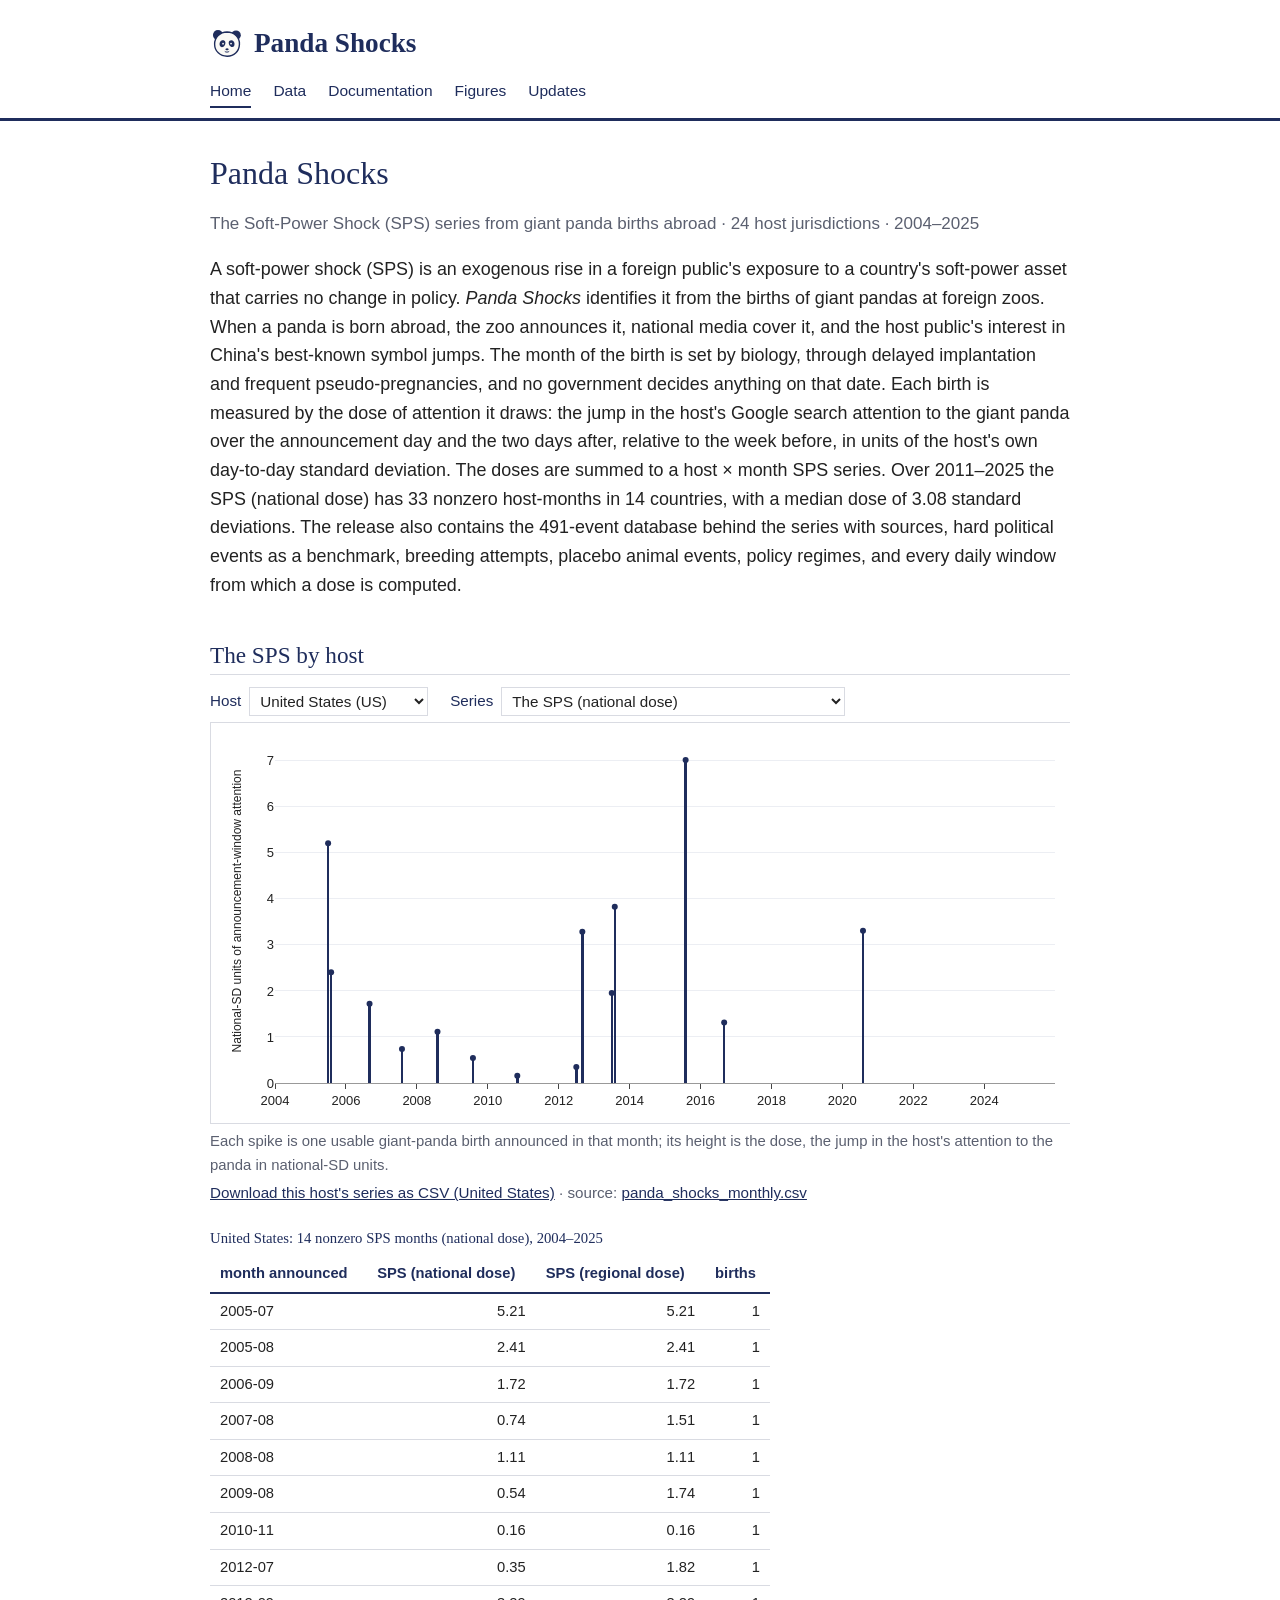
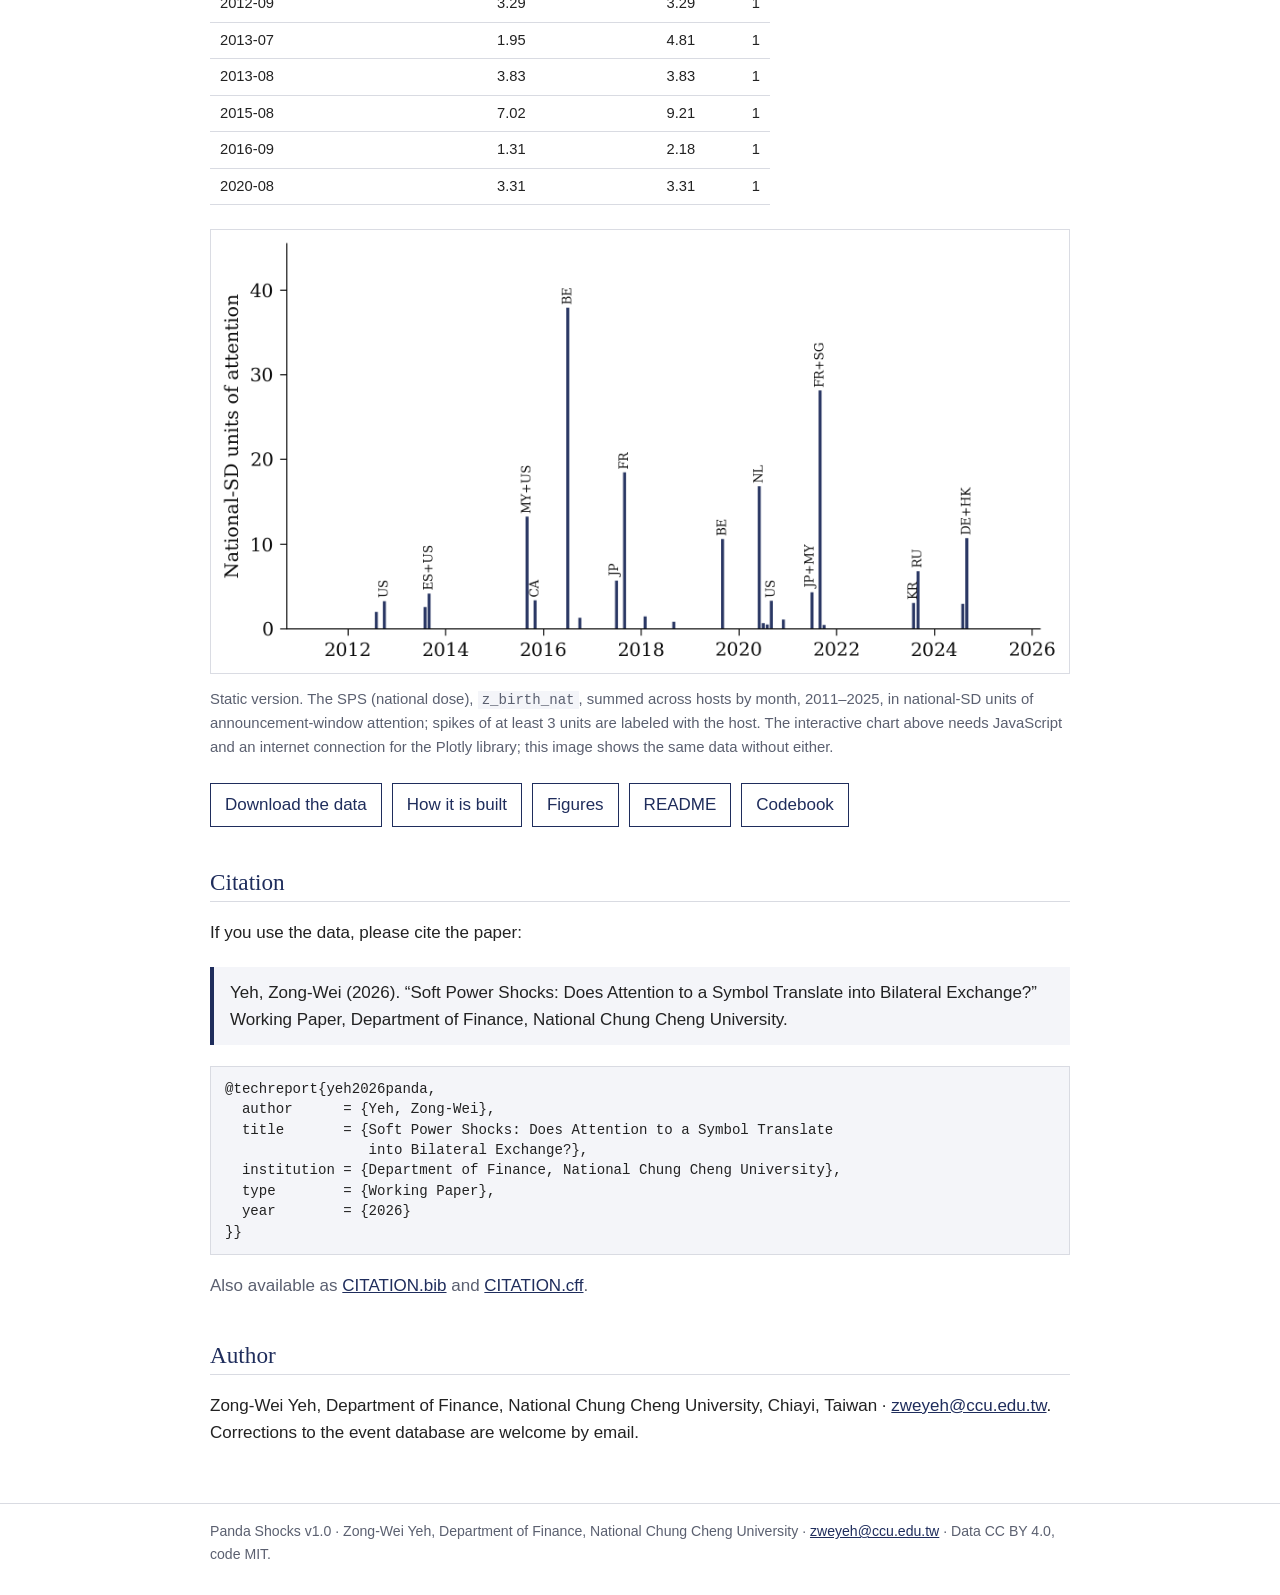
<file: index.html>
<!DOCTYPE html>
<html lang="en">
<head>
<meta charset="utf-8">
<meta name="viewport" content="width=device-width, initial-scale=1">
<title>Panda Shocks</title>
<meta name="description" content="Panda Shocks: the soft-power shock (SPS) series from giant-panda births abroad, 24 host jurisdictions, 2004-2025. Data by Zong-Wei Yeh, National Chung Cheng University.">
<link rel="icon" type="image/svg+xml" href="favicon.svg">
<link rel="stylesheet" href="style.css">
<script src="https://cdn.plot.ly/plotly-2.35.2.min.js" charset="utf-8"></script>
<script src="series/sps_series.js"></script>
</head>
<body>
<header class="site"><div class="wrap">
<a class="brand" href="index.html"><img src="favicon.svg" alt="">Panda Shocks</a>
<nav class="main">
<a href="index.html" class="on">Home</a>
<a href="data.html">Data</a>
<a href="documentation.html">Documentation</a>
<a href="figures.html">Figures</a>
<a href="updates.html">Updates</a>
</nav>
</div></header>
<main><div class="wrap">
<h1>Panda Shocks</h1>
<p class="sub">The Soft-Power Shock (SPS) series from giant panda births abroad &middot; 24 host jurisdictions &middot; 2004&ndash;2025</p>

<p class="lead">A soft-power shock (SPS) is an exogenous rise in a foreign public's exposure to a
country's soft-power asset that carries no change in policy. <em>Panda Shocks</em> identifies it from the
births of giant pandas at foreign zoos. When a panda is born abroad, the zoo announces it, national media
cover it, and the host public's interest in China's best-known symbol jumps. The month of the birth is set
by biology, through delayed implantation and frequent pseudo-pregnancies, and no government decides
anything on that date. Each birth is measured by the dose of attention it draws: the jump in the host's
Google search attention to the giant panda over the announcement day and the two days after, relative to
the week before, in units of the host's own day-to-day standard deviation. The doses are summed to a
host &times; month SPS series. Over 2011&ndash;2025 the SPS (national dose) has 33 nonzero host-months in
14 countries, with a median dose of 3.08 standard deviations. The release also contains the 491-event
database behind the series with sources, hard political events as a benchmark, breeding attempts, placebo
animal events, policy regimes, and every daily window from which a dose is computed.</p>

<h2>The SPS by host</h2>
<div class="chart-controls" id="sps-controls" hidden>
<label>Host
<select id="sps-host"></select></label>
<label>Series
<select id="sps-series">
<option value="z_birth_nat" selected>The SPS (national dose)</option>
<option value="z_birth_reg">The SPS (regional dose)</option>
<option value="z_birth_count">The SPS (count)</option>
<option value="z_birth_cap90">The SPS (capped dose)</option>
<option value="z_death">Deaths (z_death)</option>
<option value="z_hard">Hard political events (z_hard)</option>
<option value="A_panda">Attention to the panda (monthly Google index)</option>
</select></label>
</div>
<div id="sps-chart" class="chart" role="img" aria-label="Interactive chart of the soft-power shock series for the selected host, 2004 to 2025"></div>
<p class="chart-caption" id="sps-caption">Each spike is one usable giant-panda birth announced in that month; its height is the dose, the jump in the host's attention to the panda in national-SD units.</p>
<p class="chart-tools" id="sps-tools" hidden><a id="sps-download" href="#" download="sps_US.csv">Download this host's series as CSV</a>
<span class="sub">&middot; source: <a href="data/panda_shocks_monthly.csv">panda_shocks_monthly.csv</a></span></p>
<div id="sps-table-wrap" class="table-scroll" hidden>
<table id="sps-table">
<caption id="sps-table-caption">Nonzero SPS months</caption>
<thead><tr><th>month announced</th><th>SPS (national dose)</th><th>SPS (regional dose)</th><th>births</th></tr></thead>
<tbody></tbody>
</table>
</div>

<figure class="fallback">
<img src="figures/fig2_instrument_series.png" alt="Bar chart of the SPS (national dose) summed across hosts by month, 2011 to 2025, with spikes labeled by host">
<figcaption><span id="sps-fallback-note">Static version.</span> The SPS (national dose), <code>z_birth_nat</code>, summed across
hosts by month, 2011&ndash;2025, in national-SD units of announcement-window attention; spikes of at least
3 units are labeled with the host. The interactive chart above needs JavaScript and an internet connection
for the Plotly library; this image shows the same data without either.</figcaption>
</figure>
<noscript><p class="box">JavaScript is off, so the interactive chart is not shown. The static figure above
shows the summed series, and every host's series is in
<a href="data/panda_shocks_monthly.csv">panda_shocks_monthly.csv</a>.</p></noscript>

<ul class="links">
<li><a href="data.html">Download the data</a></li>
<li><a href="documentation.html">How it is built</a></li>
<li><a href="figures.html">Figures</a></li>
<li><a href="README.md">README</a></li>
<li><a href="documentation/CODEBOOK.md">Codebook</a></li>
</ul>

<h2>Citation</h2>
<p>If you use the data, please cite the paper:</p>
<div class="box">
Yeh, Zong-Wei (2026). &ldquo;Soft Power Shocks: Does Attention to a Symbol Translate into Bilateral
Exchange?&rdquo; Working Paper, Department of Finance, National Chung Cheng University.
</div>
<pre>@techreport{yeh2026panda,
  author      = {Yeh, Zong-Wei},
  title       = {Soft Power Shocks: Does Attention to a Symbol Translate
                 into Bilateral Exchange?},
  institution = {Department of Finance, National Chung Cheng University},
  type        = {Working Paper},
  year        = {2026}
}}</pre>
<p class="sub">Also available as <a href="CITATION.bib">CITATION.bib</a> and <a href="CITATION.cff">CITATION.cff</a>.</p>

<h2>Author</h2>
<p>Zong-Wei Yeh, Department of Finance, National Chung Cheng University, Chiayi, Taiwan &middot;
<a href="mailto:zweyeh@ccu.edu.tw">zweyeh@ccu.edu.tw</a>. Corrections to the event database are welcome by email.</p>
</div></main>
<footer class="site"><div class="wrap">
Panda Shocks v1.0 &middot; Zong-Wei Yeh, Department of Finance, National Chung Cheng University &middot;
<a href="mailto:zweyeh@ccu.edu.tw">zweyeh@ccu.edu.tw</a> &middot; Data CC BY 4.0, code MIT.
</div></footer>
<script>
(function () {
  "use strict";
  var D = window.SPS_SERIES, chart = document.getElementById("sps-chart");
  var note = document.getElementById("sps-fallback-note");
  if (!D || !window.Plotly) {
    chart.style.display = "none";
    if (note) { note.textContent = "The interactive chart could not be loaded (the Plotly library or the series file is unavailable); static version:"; }
    return;
  }
  var NAVY = "#1f2d5c", GRAY = "#8a8f9c";
  var SER = {
    z_birth_nat:   { name: "The SPS (national dose)", y: "National-SD units of announcement-window attention",
                     cap: "Each spike is one usable giant-panda birth announced in that month; its height is the dose, the jump in the host's attention to the panda in national-SD units." },
    z_birth_reg:   { name: "The SPS (regional dose)", y: "SD units of announcement-window attention (regional where usable)",
                     cap: "Each spike is one usable birth; its height is the dose measured on the zoo's regional series where usable, else the national one." },
    z_birth_count: { name: "The SPS (count)", y: "Number of usable births",
                     cap: "Each spike is one usable birth; every spike has height 1 (no dose)." },
    z_birth_cap90: { name: "The SPS (capped dose)", y: "National-SD units of announcement-window attention",
                     cap: "Each spike is one usable birth; its height is the national dose capped at 15.70, the 90th percentile of nonzero doses in 2011–2025." },
    z_death:       { name: "Deaths (z_death)", y: "SD units of announcement-window attention (negative)",
                     cap: "Each spike is a usable panda death announced in that month; its depth is minus the dose." },
    z_hard:        { name: "Hard political events (z_hard)", y: "China-topic SD units (signed)",
                     cap: "Signed intensity of hard political events: conflicts below zero, summits and deals above. These are chosen by governments and are not exogenous." },
    A_panda:       { name: "Attention to the panda (monthly Google index)", y: "Google Trends index (0\u2013100)",
                     cap: "Monthly Google Trends index for the giant panda topic in the host, scaled by Google to 100 at the host's own maximum; the SPS is built from the daily series around each birth, not from this index." }
  };
  var hostSel = document.getElementById("sps-host"), serSel = document.getElementById("sps-series");
  var dl = document.getElementById("sps-download");
  var x = D.months.map(function (m) { return m + "-01"; });
  D.hosts.forEach(function (h) {
    var o = document.createElement("option");
    o.value = h.code; o.textContent = h.name + " (" + h.code + ")";
    hostSel.appendChild(o);
  });
  var m = /host=([A-Z]{2})/.exec(location.hash + location.search);
  hostSel.value = (m && D.hosts.some(function (h) { return h.code === m[1]; })) ? m[1] : "US";
  ["sps-controls", "sps-tools", "sps-table-wrap"].forEach(function (id) { document.getElementById(id).hidden = false; });

  function host() { var c = hostSel.value; return D.hosts.filter(function (h) { return h.code === c; })[0]; }
  function fmt(v, k) { return v === null ? "" : (k === "z_birth_count" ? String(v) : v.toFixed(2)); }

  function draw() {
    var h = host(), k = serSel.value, s = SER[k], v = h[k];
    var nz = { x: [], y: [] };
    v.forEach(function (val, i) { if (val) { nz.x.push(x[i]); nz.y.push(val); } });
    var traces = (k === "A_panda") ? [
      { type: "scatter", mode: "lines", x: x, y: v, name: s.name, connectgaps: false,
        line: { color: NAVY, width: 1.4 },
        hovertemplate: "%{x|%Y-%m}: %{y:.0f}<extra>" + s.name + "</extra>" }
    ] : [
      { type: "bar", x: x, y: v, name: s.name, marker: { color: NAVY }, width: 1000 * 3600 * 24 * 25,
        hovertemplate: "%{x|%Y-%m}: %{y:.2f}<extra>" + s.name + "</extra>" },
      { type: "scatter", mode: "markers", x: nz.x, y: nz.y, marker: { color: NAVY, size: 6 },
        hoverinfo: "skip", showlegend: false }
    ];
    var layout = {
      margin: { l: 64, r: 16, t: 16, b: 40 }, height: chart.clientWidth < 500 ? 320 : 400,
      font: { family: "-apple-system, Segoe UI, Helvetica Neue, Arial, sans-serif", size: 13, color: "#222" },
      plot_bgcolor: "#fff", paper_bgcolor: "#fff", bargap: 0, hovermode: "closest",
      xaxis: { type: "date", range: ["2004-01-01", "2025-12-31"], dtick: "M24", tickformat: "%Y",
               showgrid: false, linecolor: "#999", ticks: "outside" },
      yaxis: { title: { text: s.y, font: { size: 12 } }, zeroline: true, zerolinecolor: "#999",
               gridcolor: "#eceef3", rangemode: k === "z_death" ? "normal" : "tozero" },
      showlegend: false
    };
    Plotly.react(chart, traces, layout, { responsive: true, displaylogo: false,
      modeBarButtonsToRemove: ["select2d", "lasso2d", "autoScale2d"] });
    document.getElementById("sps-caption").textContent = s.cap;
    table(h); csv(h);
  }

  function table(h) {
    var tb = document.querySelector("#sps-table tbody"), rows = [];
    h.z_birth_nat.forEach(function (val, i) {
      if (val) { rows.push("<tr><td>" + D.months[i] + "</td><td class=\"num\">" + fmt(val) + "</td><td class=\"num\">" +
                           fmt(h.z_birth_reg[i]) + "</td><td class=\"num\">" + fmt(h.z_birth_count[i], "z_birth_count") + "</td></tr>"); }
    });
    tb.innerHTML = rows.length ? rows.join("") :
      "<tr><td colspan=\"4\">No usable birth in 2004–2025: the SPS is zero in every month.</td></tr>";
    document.getElementById("sps-table-caption").textContent =
      h.name + ": " + rows.length + " nonzero SPS month" + (rows.length === 1 ? "" : "s") + " (national dose), 2004–2025";
  }

  var url = null;
  function csv(h) {
    var cols = ["z_birth_nat", "z_birth_reg", "z_birth_count", "z_birth_cap90", "z_death", "z_hard", "A_panda"];
    var lines = ["host,month," + cols.join(",")];
    D.months.forEach(function (mo, i) {
      lines.push(h.code + "," + mo + "," + cols.map(function (c) { var v = h[c][i]; return v === null ? "" : v; }).join(","));
    });
    if (url) { URL.revokeObjectURL(url); }
    url = URL.createObjectURL(new Blob([lines.join("\n") + "\n"], { type: "text/csv;charset=utf-8" }));
    dl.href = url; dl.download = "sps_" + h.code + ".csv";
    dl.textContent = "Download this host's series as CSV (" + h.name + ")";
  }

  hostSel.addEventListener("change", draw);
  serSel.addEventListener("change", draw);
  draw();
})();
</script>
</body>
</html>
</file>
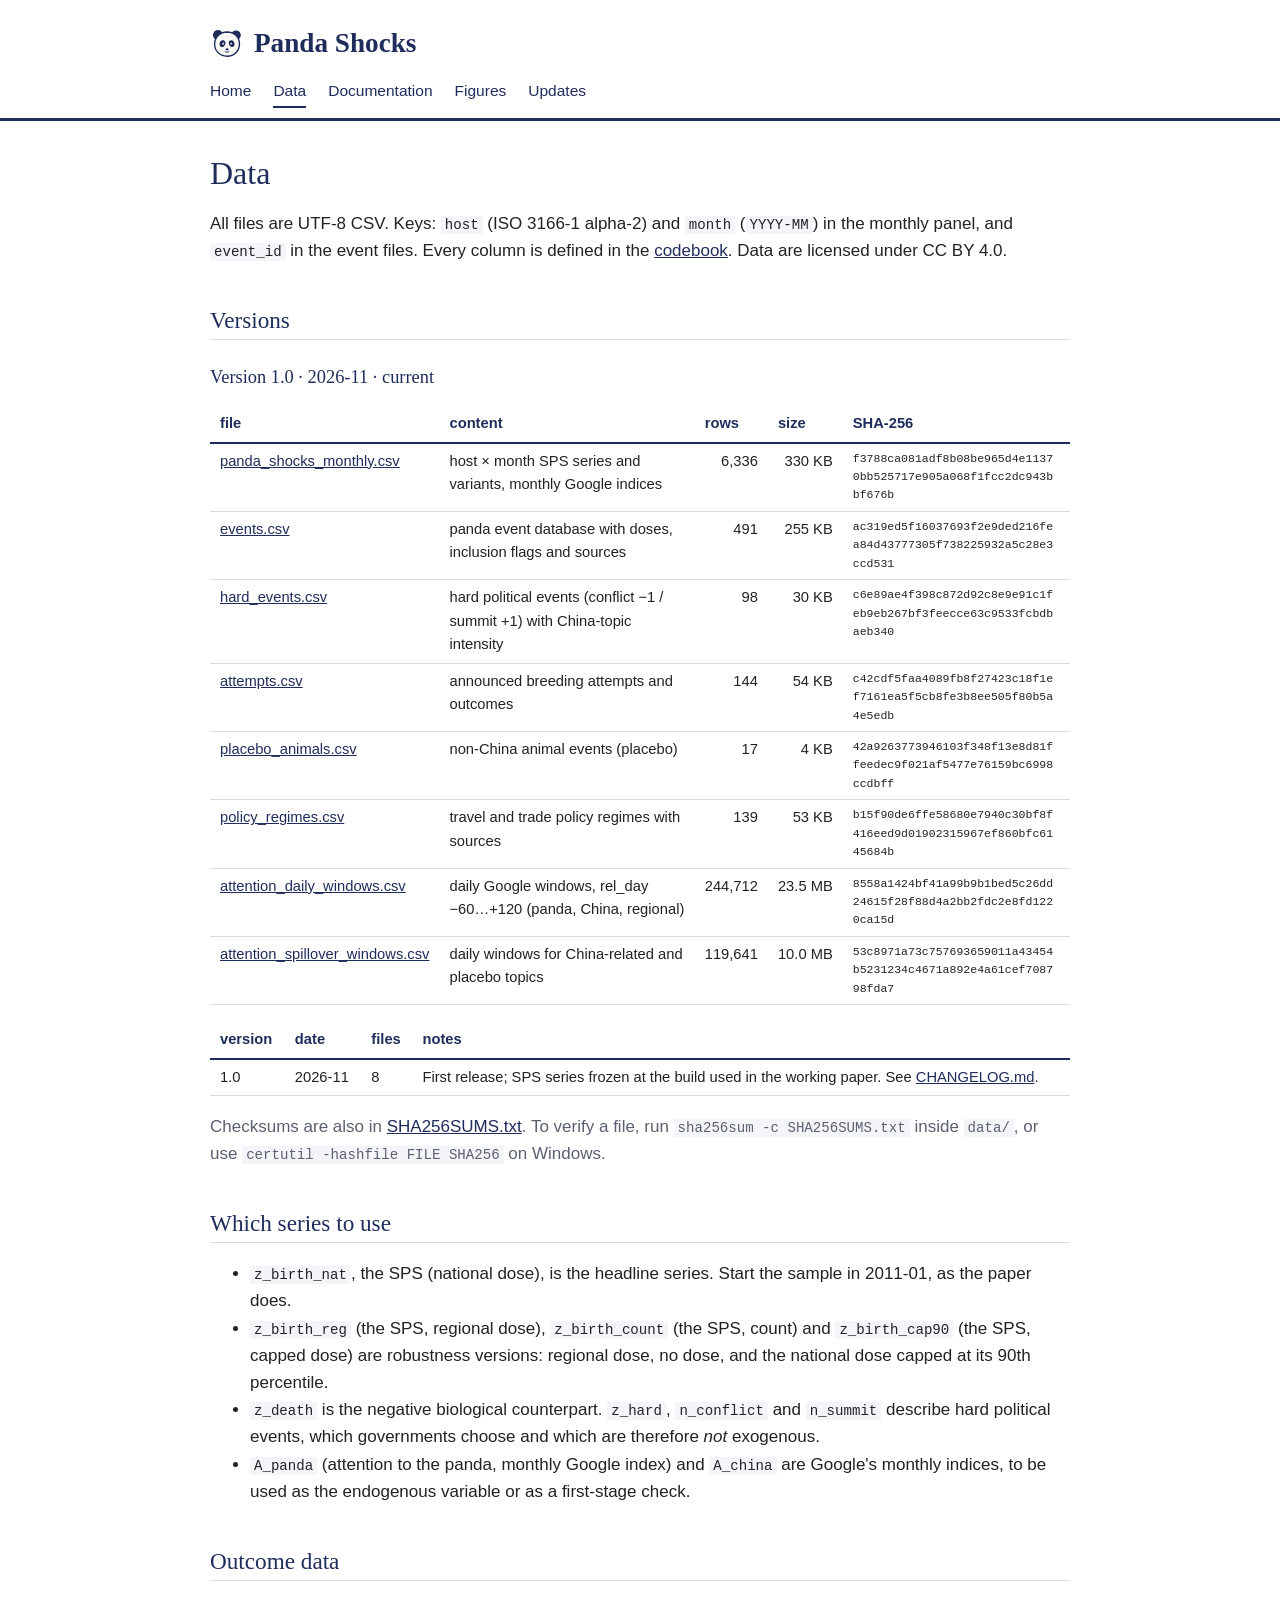
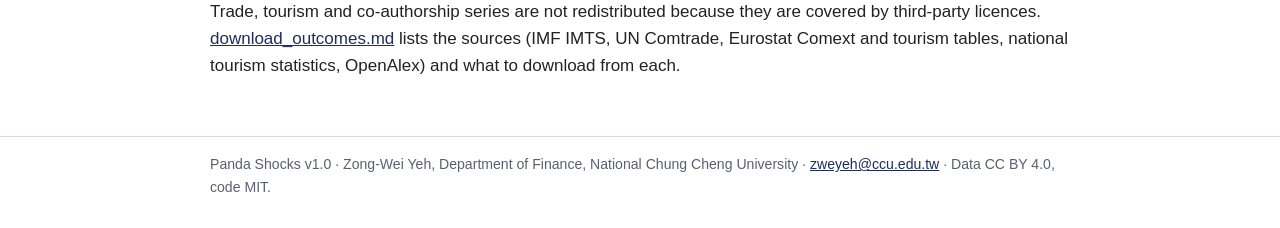
<file: data.html>
<!DOCTYPE html>
<html lang="en">
<head>
<meta charset="utf-8">
<meta name="viewport" content="width=device-width, initial-scale=1">
<title>Data - Panda Shocks</title>
<meta name="description" content="Panda Shocks: the soft-power shock (SPS) series from giant-panda births abroad, 24 host jurisdictions, 2004-2025. Data by Zong-Wei Yeh, National Chung Cheng University.">
<link rel="icon" type="image/svg+xml" href="favicon.svg">
<link rel="stylesheet" href="style.css">
</head>
<body>
<header class="site"><div class="wrap">
<a class="brand" href="index.html"><img src="favicon.svg" alt="">Panda Shocks</a>
<nav class="main">
<a href="index.html">Home</a>
<a href="data.html" class="on">Data</a>
<a href="documentation.html">Documentation</a>
<a href="figures.html">Figures</a>
<a href="updates.html">Updates</a>
</nav>
</div></header>
<main><div class="wrap">
<h1>Data</h1>
<p>All files are UTF-8 CSV. Keys: <code>host</code> (ISO 3166-1 alpha-2) and <code>month</code>
(<code>YYYY-MM</code>) in the monthly panel, and <code>event_id</code> in the event files. Every column is
defined in the <a href="documentation/CODEBOOK.md">codebook</a>. Data are licensed under CC BY 4.0.</p>

<h2>Versions</h2>
<!-- FILES:BEGIN -->
<h3>Version 1.0 &middot; 2026-11 &middot; current</h3>
<div class="table-scroll"><table>
<tr><th>file</th><th>content</th><th>rows</th><th>size</th><th>SHA-256</th></tr>
<tr><td><a href="data/panda_shocks_monthly.csv">panda_shocks_monthly.csv</a></td><td>host &times; month SPS series and variants, monthly Google indices</td><td class="num">6,336</td><td class="num">330 KB</td><td class="hash">f3788ca081adf8b08be965d4e11370bb525717e905a068f1fcc2dc943bbf676b</td></tr>
<tr><td><a href="data/events.csv">events.csv</a></td><td>panda event database with doses, inclusion flags and sources</td><td class="num">491</td><td class="num">255 KB</td><td class="hash">ac319ed5f16037693f2e9ded216fea84d43777305f738225932a5c28e3ccd531</td></tr>
<tr><td><a href="data/hard_events.csv">hard_events.csv</a></td><td>hard political events (conflict &minus;1 / summit +1) with China-topic intensity</td><td class="num">98</td><td class="num">30 KB</td><td class="hash">c6e89ae4f398c872d92c8e9e91c1feb9eb267bf3feecce63c9533fcbdbaeb340</td></tr>
<tr><td><a href="data/attempts.csv">attempts.csv</a></td><td>announced breeding attempts and outcomes</td><td class="num">144</td><td class="num">54 KB</td><td class="hash">c42cdf5faa4089fb8f27423c18f1ef7161ea5f5cb8fe3b8ee505f80b5a4e5edb</td></tr>
<tr><td><a href="data/placebo_animals.csv">placebo_animals.csv</a></td><td>non-China animal events (placebo)</td><td class="num">17</td><td class="num">4 KB</td><td class="hash">42a9263773946103f348f13e8d81ffeedec9f021af5477e76159bc6998ccdbff</td></tr>
<tr><td><a href="data/policy_regimes.csv">policy_regimes.csv</a></td><td>travel and trade policy regimes with sources</td><td class="num">139</td><td class="num">53 KB</td><td class="hash">b15f90de6ffe58680e7940c30bf8f416eed9d01902315967ef860bfc6145684b</td></tr>
<tr><td><a href="data/attention_daily_windows.csv">attention_daily_windows.csv</a></td><td>daily Google windows, rel_day &minus;60&hellip;+120 (panda, China, regional)</td><td class="num">244,712</td><td class="num">23.5 MB</td><td class="hash">8558a1424bf41a99b9b1bed5c26dd24615f28f88d4a2bb2fdc2e8fd1220ca15d</td></tr>
<tr><td><a href="data/attention_spillover_windows.csv">attention_spillover_windows.csv</a></td><td>daily windows for China-related and placebo topics</td><td class="num">119,641</td><td class="num">10.0 MB</td><td class="hash">53c8971a73c757693659011a43454b5231234c4671a892e4a61cef708798fda7</td></tr>
</table></div>
<div class="table-scroll"><table>
<tr><th>version</th><th>date</th><th>files</th><th>notes</th></tr>
<tr><td>1.0</td><td>2026-11</td><td>8</td><td>First release; SPS series frozen at the build used in the working paper. See <a href="CHANGELOG.md">CHANGELOG.md</a>.</td></tr>
</table></div>
<!-- FILES:END -->
<p class="sub">Checksums are also in <a href="data/SHA256SUMS.txt">SHA256SUMS.txt</a>. To verify a file,
run <code>sha256sum -c SHA256SUMS.txt</code> inside <code>data/</code>, or use
<code>certutil -hashfile FILE SHA256</code> on Windows.</p>

<h2>Which series to use</h2>
<ul>
<li><code>z_birth_nat</code>, the SPS (national dose), is the headline series. Start the sample in 2011-01, as the paper does.</li>
<li><code>z_birth_reg</code> (the SPS, regional dose), <code>z_birth_count</code> (the SPS, count) and
<code>z_birth_cap90</code> (the SPS, capped dose) are robustness versions: regional dose, no dose, and the
national dose capped at its 90th percentile.</li>
<li><code>z_death</code> is the negative biological counterpart. <code>z_hard</code>,
<code>n_conflict</code> and <code>n_summit</code> describe hard political events, which governments choose
and which are therefore <em>not</em> exogenous.</li>
<li><code>A_panda</code> (attention to the panda, monthly Google index) and <code>A_china</code> are Google's monthly indices, to be used as the
endogenous variable or as a first-stage check.</li>
</ul>

<h2>Outcome data</h2>
<p>Trade, tourism and co-authorship series are not redistributed because they are covered by third-party
licences. <a href="scripts/download_outcomes.md">download_outcomes.md</a> lists the sources (IMF IMTS,
UN Comtrade, Eurostat Comext and tourism tables, national tourism statistics, OpenAlex) and what to
download from each.</p>
</div></main>
<footer class="site"><div class="wrap">
Panda Shocks v1.0 &middot; Zong-Wei Yeh, Department of Finance, National Chung Cheng University &middot;
<a href="mailto:zweyeh@ccu.edu.tw">zweyeh@ccu.edu.tw</a> &middot; Data CC BY 4.0, code MIT.
</div></footer>
</body>
</html>
</file>
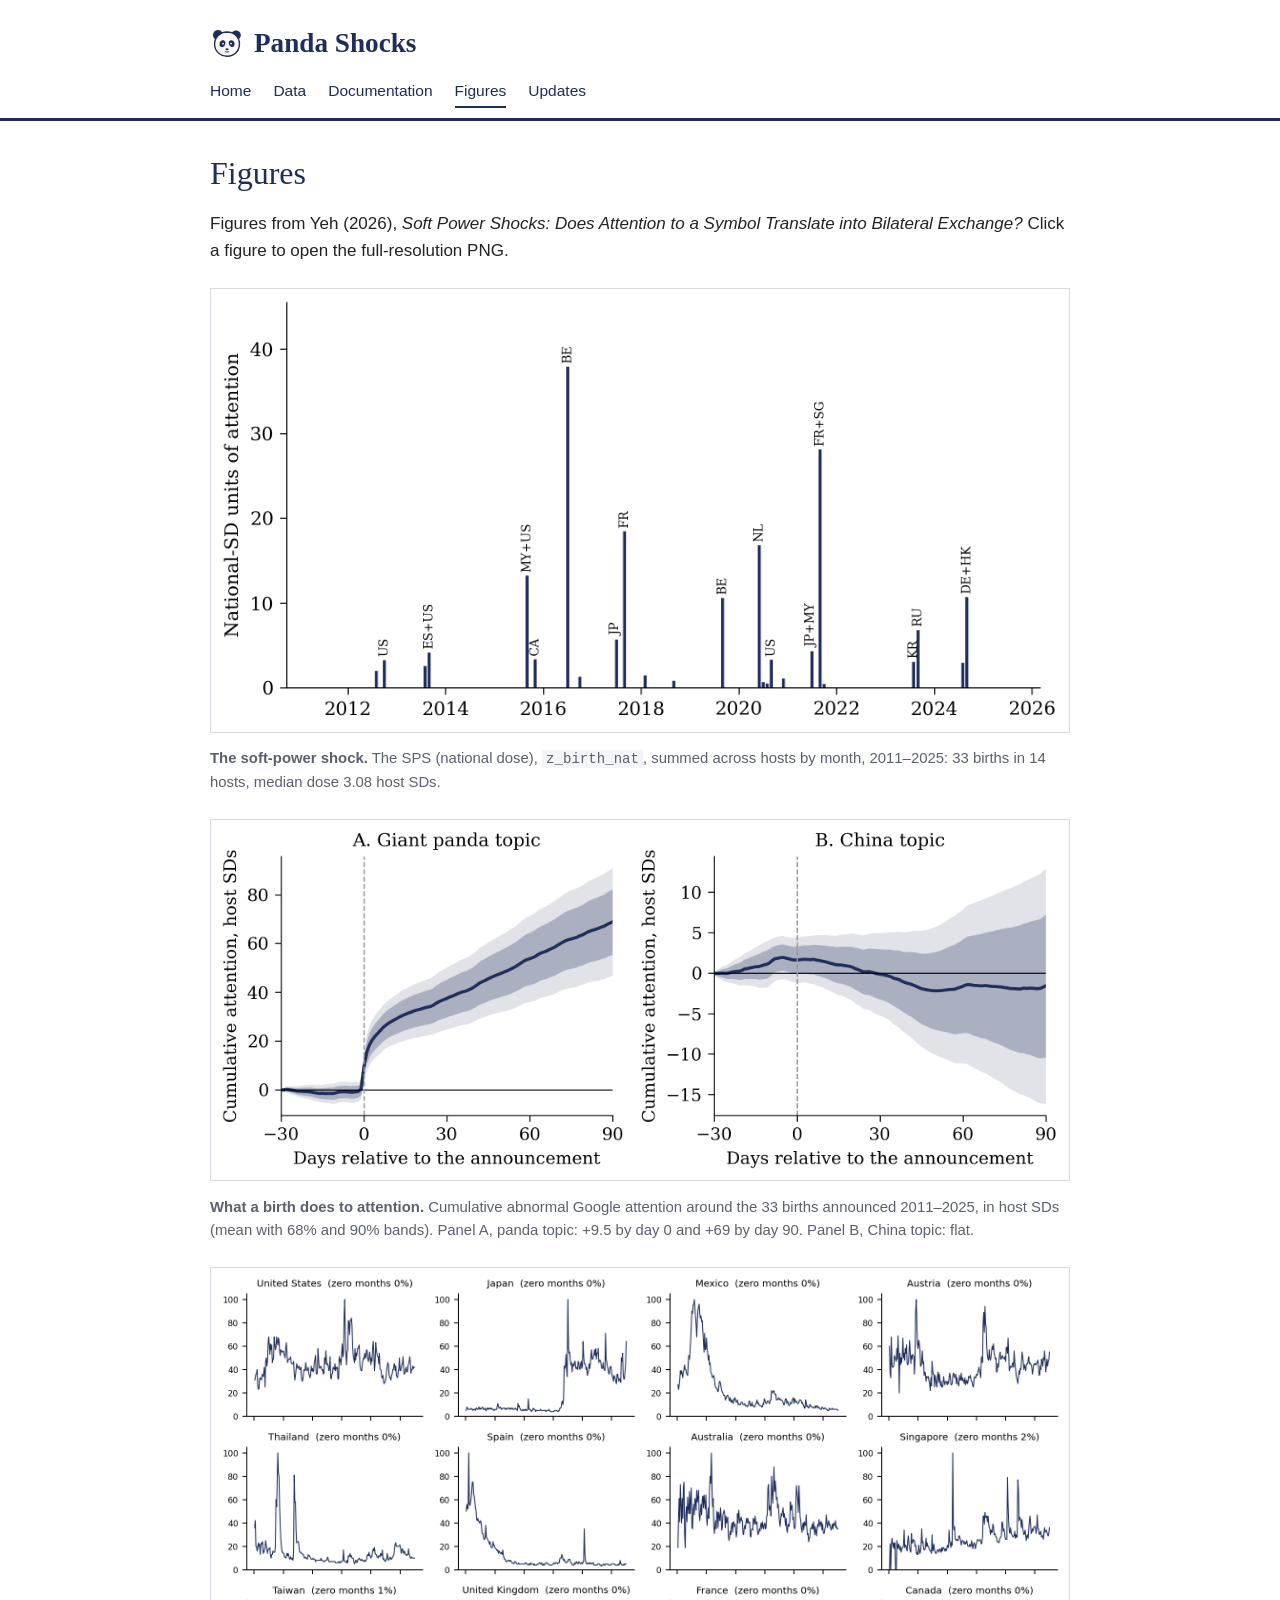
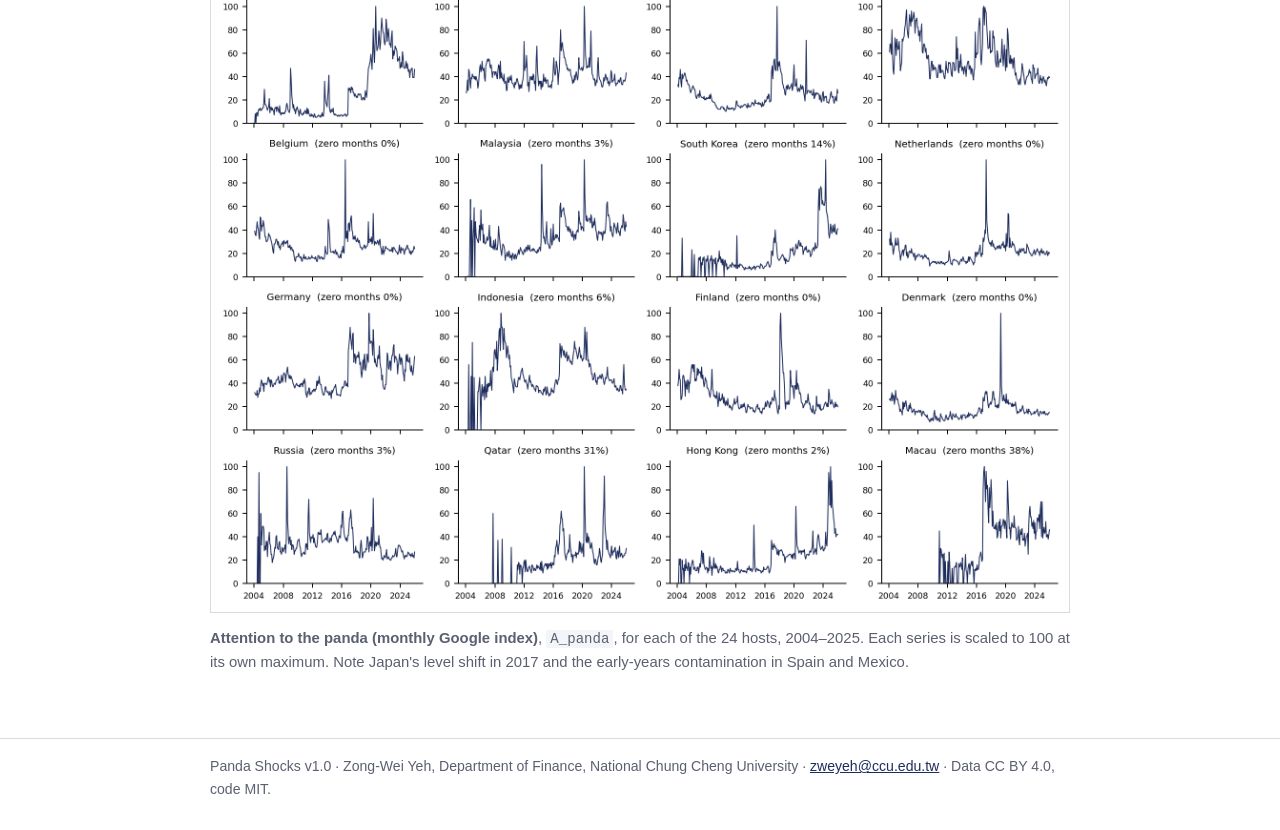
<file: figures.html>
<!DOCTYPE html>
<html lang="en">
<head>
<meta charset="utf-8">
<meta name="viewport" content="width=device-width, initial-scale=1">
<title>Figures - Panda Shocks</title>
<meta name="description" content="Panda Shocks: the soft-power shock (SPS) series from giant-panda births abroad, 24 host jurisdictions, 2004-2025. Data by Zong-Wei Yeh, National Chung Cheng University.">
<link rel="icon" type="image/svg+xml" href="favicon.svg">
<link rel="stylesheet" href="style.css">
</head>
<body>
<header class="site"><div class="wrap">
<a class="brand" href="index.html"><img src="favicon.svg" alt="">Panda Shocks</a>
<nav class="main">
<a href="index.html">Home</a>
<a href="data.html">Data</a>
<a href="documentation.html">Documentation</a>
<a href="figures.html" class="on">Figures</a>
<a href="updates.html">Updates</a>
</nav>
</div></header>
<main><div class="wrap">
<h1>Figures</h1>
<p>Figures from Yeh (2026), <em>Soft Power Shocks: Does Attention to a Symbol Translate into Bilateral Exchange?</em> Click a figure to open the full-resolution PNG.</p>

<figure>
<a href="figures/fig2_instrument_series.png"><img src="figures/fig2_instrument_series.png" alt="The SPS (national dose) summed across hosts by month"></a>
<figcaption><strong>The soft-power shock.</strong> The SPS (national dose), <code>z_birth_nat</code>, summed across hosts by month, 2011&ndash;2025: 33 births in 14 hosts, median dose 3.08 host SDs.</figcaption>
</figure>

<figure>
<a href="figures/fig1_event_time_cum.png"><img src="figures/fig1_event_time_cum.png" alt="Cumulative abnormal attention to the panda and to China around births"></a>
<figcaption><strong>What a birth does to attention.</strong> Cumulative abnormal Google attention around the 33 births announced 2011&ndash;2025, in host SDs (mean with 68% and 90% bands). Panel A, panda topic: +9.5 by day 0 and +69 by day 90. Panel B, China topic: flat.</figcaption>
</figure>

<figure>
<a href="figures/attention_monthly_panel.png"><img src="figures/attention_monthly_panel.png" alt="Monthly Google Trends attention to the panda for each of the 24 hosts"></a>
<figcaption><strong>Attention to the panda (monthly Google index)</strong>, <code>A_panda</code>, for each of the 24 hosts, 2004&ndash;2025. Each series is scaled to 100 at its own maximum. Note Japan's level shift in 2017 and the early-years contamination in Spain and Mexico.</figcaption>
</figure>
</div></main>
<footer class="site"><div class="wrap">
Panda Shocks v1.0 &middot; Zong-Wei Yeh, Department of Finance, National Chung Cheng University &middot;
<a href="mailto:zweyeh@ccu.edu.tw">zweyeh@ccu.edu.tw</a> &middot; Data CC BY 4.0, code MIT.
</div></footer>
</body>
</html>
</file>
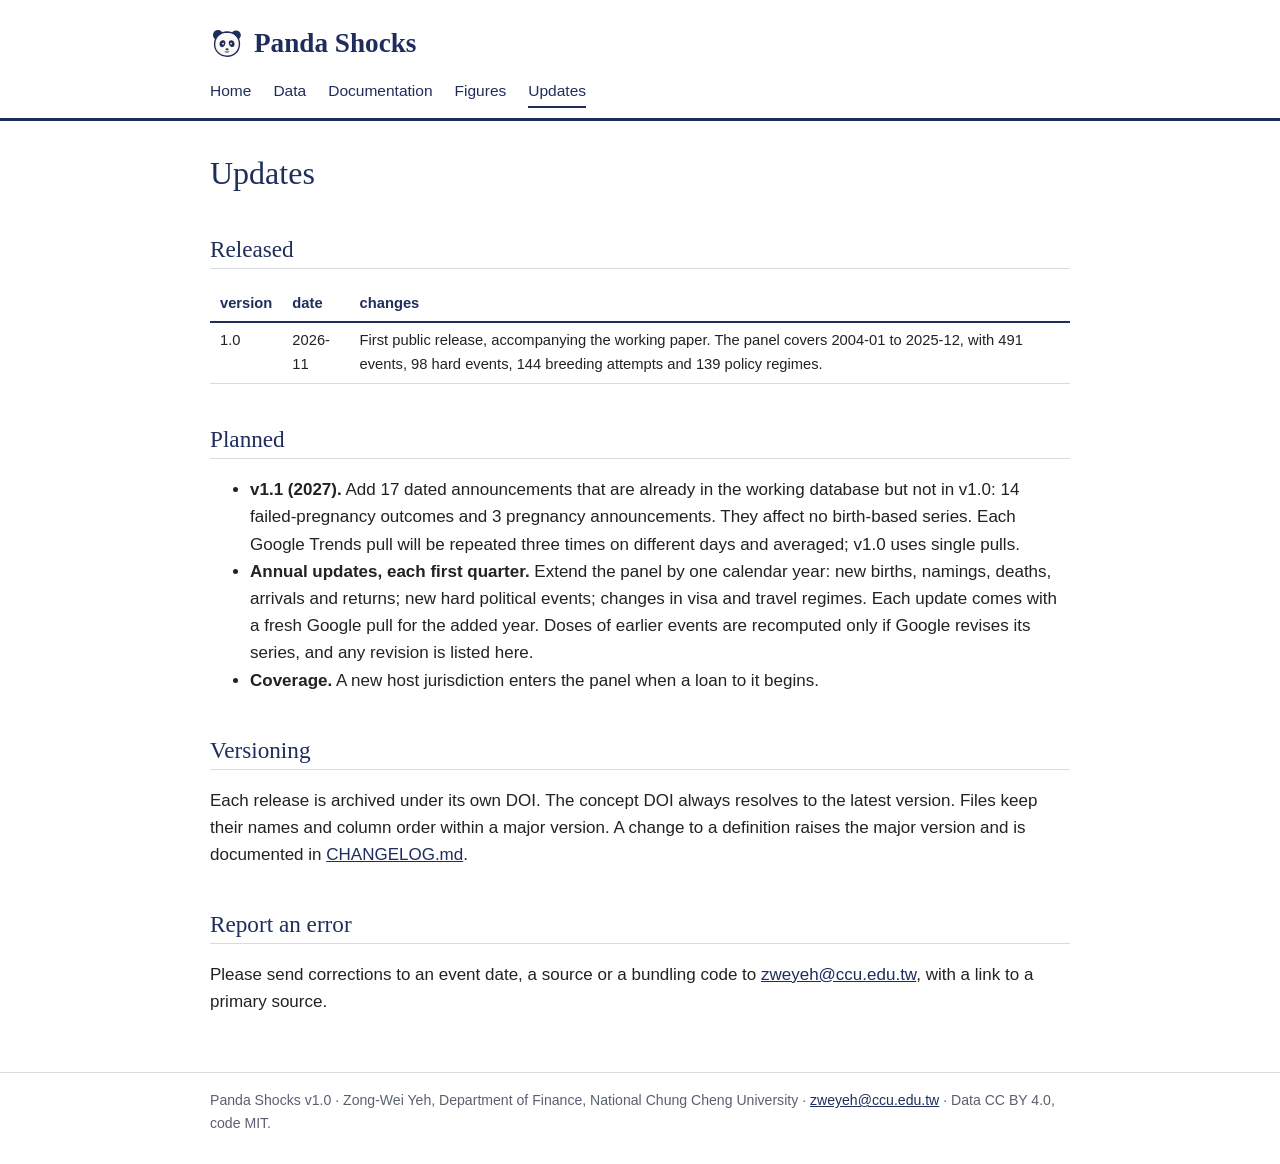
<file: updates.html>
<!DOCTYPE html>
<html lang="en">
<head>
<meta charset="utf-8">
<meta name="viewport" content="width=device-width, initial-scale=1">
<title>Updates - Panda Shocks</title>
<meta name="description" content="Panda Shocks: the soft-power shock (SPS) series from giant-panda births abroad, 24 host jurisdictions, 2004-2025. Data by Zong-Wei Yeh, National Chung Cheng University.">
<link rel="icon" type="image/svg+xml" href="favicon.svg">
<link rel="stylesheet" href="style.css">
</head>
<body>
<header class="site"><div class="wrap">
<a class="brand" href="index.html"><img src="favicon.svg" alt="">Panda Shocks</a>
<nav class="main">
<a href="index.html">Home</a>
<a href="data.html">Data</a>
<a href="documentation.html">Documentation</a>
<a href="figures.html">Figures</a>
<a href="updates.html" class="on">Updates</a>
</nav>
</div></header>
<main><div class="wrap">
<h1>Updates</h1>

<h2>Released</h2>
<div class="table-scroll"><table>
<tr><th>version</th><th>date</th><th>changes</th></tr>
<tr><td>1.0</td><td>2026-11</td><td>First public release, accompanying the working paper. The panel covers 2004-01 to 2025-12, with 491 events, 98 hard events, 144 breeding attempts and 139 policy regimes.</td></tr>
</table></div>

<h2>Planned</h2>
<ul>
<li><strong>v1.1 (2027).</strong> Add 17 dated announcements that are already in the working database but not in v1.0: 14 failed-pregnancy outcomes and 3 pregnancy announcements. They affect no birth-based series. Each Google Trends pull will be repeated three times on different days and averaged; v1.0 uses single pulls.</li>
<li><strong>Annual updates, each first quarter.</strong> Extend the panel by one calendar year: new births, namings, deaths, arrivals and returns; new hard political events; changes in visa and travel regimes. Each update comes with a fresh Google pull for the added year. Doses of earlier events are recomputed only if Google revises its series, and any revision is listed here.</li>
<li><strong>Coverage.</strong> A new host jurisdiction enters the panel when a loan to it begins.</li>
</ul>

<h2>Versioning</h2>
<p>Each release is archived under its own DOI. The concept DOI always resolves to the latest version.
Files keep their names and column order within a major version. A change to a definition raises the
major version and is documented in <a href="CHANGELOG.md">CHANGELOG.md</a>.</p>

<h2>Report an error</h2>
<p>Please send corrections to an event date, a source or a bundling code to
<a href="mailto:zweyeh@ccu.edu.tw">zweyeh@ccu.edu.tw</a>, with a link to a primary source.</p>
</div></main>
<footer class="site"><div class="wrap">
Panda Shocks v1.0 &middot; Zong-Wei Yeh, Department of Finance, National Chung Cheng University &middot;
<a href="mailto:zweyeh@ccu.edu.tw">zweyeh@ccu.edu.tw</a> &middot; Data CC BY 4.0, code MIT.
</div></footer>
</body>
</html>
</file>
<file: style.css>
:root { --navy: #1f2d5c; --ink: #222; --muted: #5b6070; --rule: #d9dbe2; --bg: #fff; --tint: #f4f5f9; }
* { box-sizing: border-box; }
html { -webkit-text-size-adjust: 100%; }
body { margin: 0; background: var(--bg); color: var(--ink);
       font: 17px/1.6 -apple-system, "Segoe UI", "Helvetica Neue", Arial, sans-serif; }
.wrap { max-width: 900px; margin: 0 auto; padding: 0 20px; }
header.site { border-bottom: 3px solid var(--navy); padding: 22px 0 10px; }
header.site .brand { font-family: Georgia, "Times New Roman", serif; font-size: 1.7rem; color: var(--navy);
                     text-decoration: none; font-weight: bold; display: inline-flex; align-items: center; gap: 10px; }
header.site .brand img { width: 34px; height: 34px; }
nav.main { margin-top: 8px; display: flex; flex-wrap: wrap; gap: 4px 22px; font-size: 0.97rem; }
nav.main a { color: var(--navy); text-decoration: none; padding: 2px 0; border-bottom: 2px solid transparent; }
nav.main a:hover, nav.main a.on { border-bottom-color: var(--navy); }
main { padding: 26px 0 40px; }
h1, h2, h3 { font-family: Georgia, "Times New Roman", serif; color: var(--navy); line-height: 1.25; font-weight: normal; }
h1 { font-size: 2rem; margin: 0.2em 0 0.5em; }
h2 { font-size: 1.45rem; margin: 1.8em 0 0.5em; border-bottom: 1px solid var(--rule); padding-bottom: 4px; }
h3 { font-size: 1.15rem; margin: 1.4em 0 0.4em; }
a { color: var(--navy); }
p.lead { font-size: 1.12rem; }
.sub { color: var(--muted); }
figure { margin: 1.4em 0; }
figure img { width: 100%; height: auto; border: 1px solid var(--rule); }
figcaption { color: var(--muted); font-size: 0.93rem; margin-top: 6px; }
.box { background: var(--tint); border-left: 4px solid var(--navy); padding: 12px 16px; margin: 1.2em 0; }
pre, code { font-family: Consolas, "SFMono-Regular", Menlo, monospace; font-size: 0.88rem; }
pre { background: var(--tint); padding: 12px 14px; overflow-x: auto; border: 1px solid var(--rule); line-height: 1.45; }
:not(pre) > code { background: var(--tint); padding: 1px 4px; }
.table-scroll { overflow-x: auto; margin: 1em 0; }
table { border-collapse: collapse; width: 100%; font-size: 0.92rem; }
th, td { text-align: left; padding: 6px 10px; border-bottom: 1px solid var(--rule); vertical-align: top; }
th { border-bottom: 2px solid var(--navy); font-weight: 600; color: var(--navy); }
td.num { text-align: right; white-space: nowrap; }
td.hash { font-family: Consolas, Menlo, monospace; font-size: 0.72rem; word-break: break-all; }
.links { display: flex; flex-wrap: wrap; gap: 10px; margin: 1.2em 0; padding: 0; list-style: none; }
.links a { display: inline-block; padding: 7px 14px; border: 1px solid var(--navy); text-decoration: none; }
.links a:hover { background: var(--navy); color: #fff; }
footer.site { border-top: 1px solid var(--rule); color: var(--muted); font-size: 0.88rem; padding: 16px 0 30px; }
.mjx-display, mjx-container[display="true"] { overflow-x: auto; overflow-y: hidden; }
@media (max-width: 600px) {
  body { font-size: 16px; }
  h1 { font-size: 1.6rem; }
  header.site .brand { font-size: 1.4rem; }
  th, td { padding: 5px 6px; }
}
.chart-controls { display: flex; flex-wrap: wrap; gap: 8px 22px; align-items: center; margin: 0.6em 0 0.4em; font-size: 0.95rem; }
.chart-controls label { display: inline-flex; align-items: center; gap: 8px; color: var(--navy); }
.chart-controls select { font: inherit; padding: 4px 6px; border: 1px solid var(--rule); background: #fff; color: var(--ink); max-width: 100%; }
.chart-controls .check { color: var(--ink); }
.chart { width: 100%; min-height: 400px; border: 1px solid var(--rule); }
.chart-caption { color: var(--muted); font-size: 0.93rem; margin: 6px 0 4px; }
.chart-tools { font-size: 0.95rem; margin: 4px 0 0.6em; }
table caption { caption-side: top; text-align: left; font-family: Georgia, "Times New Roman", serif; color: var(--navy); padding: 4px 0 6px; }
#sps-table { max-width: 560px; }
figure.fallback img { opacity: 0.95; }
[hidden] { display: none !important; }
@media (max-width: 600px) {
  .chart { min-height: 320px; }
  .chart-controls label { width: 100%; }
  .chart-controls select { flex: 1; }
}
</file>
